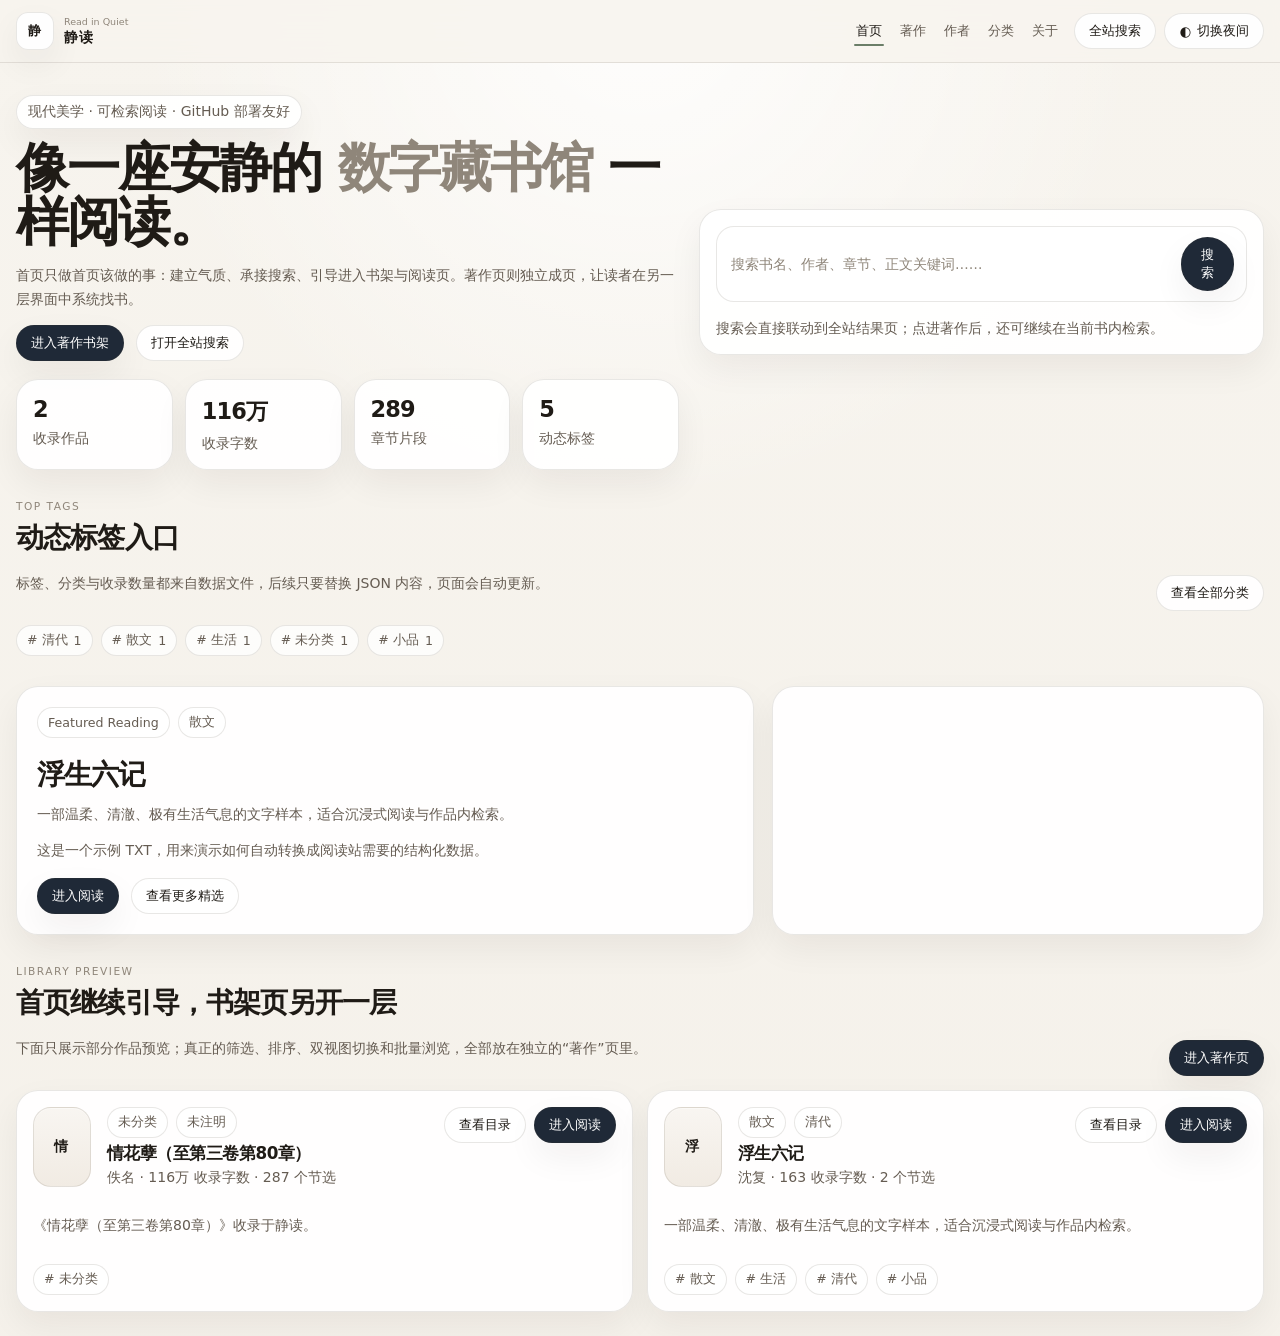
<file: index.html>
<!doctype html>
<html lang="zh-CN">
<head>
  <meta charset="utf-8" />
  <meta name="viewport" content="width=device-width, initial-scale=1" />
  <title>静读 · 首页</title>
  <meta name="description" content="静读，一个适合 GitHub Pages 部署的现代阅读网站演示项目，支持全站搜索、作品内搜索、动态标签和日夜主题切换。" />
  <link rel="stylesheet" href="./assets/css/styles.css" />
</head>
<body data-page="home">
  <div class="page-shell">
    <header class="header">
      <div class="container header-inner">
        <a class="brand" href="./index.html" aria-label="静读首页">
          <div class="brand-mark">静</div>
          <div class="brand-copy">
            <small>Read in Quiet</small>
            <strong>静读</strong>
          </div>
        </a>
        <nav class="nav" aria-label="主导航">
          <a href="./index.html" data-nav="home">首页</a>
          <a href="./library.html" data-nav="library">著作</a>
          <a href="./authors.html" data-nav="authors">作者</a>
          <a href="./categories.html" data-nav="categories">分类</a>
          <a href="./about.html" data-nav="about">关于</a>
        </nav>
        <div class="header-actions">
          <a class="inline-button" href="./search.html">全站搜索</a>
          <button class="theme-toggle" type="button" data-theme-toggle>
            <span>◐</span>
            <span data-theme-label>切换夜间</span>
          </button>
        </div>
      </div>
    </header>
    
<main>
  <section class="hero">
    <div class="container hero-grid">
      <div>
        <div class="hero-badge">现代美学 · 可检索阅读 · GitHub 部署友好</div>
        <h1>像一座安静的 <em>数字藏书馆</em> 一样阅读。</h1>
        <p class="lead">首页只做首页该做的事：建立气质、承接搜索、引导进入书架与阅读页。著作页则独立成页，让读者在另一层界面中系统找书。</p>
        <div class="hero-actions">
          <a class="inline-button primary-button" href="./library.html">进入著作书架</a>
          <a class="inline-button" href="./search.html">打开全站搜索</a>
        </div>
        <div class="stats-grid">
          <div class="stat-card"><div class="stat-value" data-stat="works">--</div><div class="stat-label">收录作品</div></div>
          <div class="stat-card"><div class="stat-value" data-stat="words">--</div><div class="stat-label">收录字数</div></div>
          <div class="stat-card"><div class="stat-value" data-stat="chapters">--</div><div class="stat-label">章节片段</div></div>
          <div class="stat-card"><div class="stat-value" data-stat="tags">--</div><div class="stat-label">动态标签</div></div>
        </div>
      </div>
      <div class="hero-panel glass-panel search-shell">
        <form class="search-box" data-home-search-form>
          <label class="sr-only" for="home-search">搜索</label>
          <input id="home-search" data-home-search-input type="search" placeholder="搜索书名、作者、章节、正文关键词……" autocomplete="off" />
          <button class="search-submit primary-button" type="submit">搜索</button>
        </form>
        <div class="search-preview hidden" data-search-preview></div>
        <div style="margin-top:18px;" class="muted">搜索会直接联动到全站结果页；点进著作后，还可继续在当前书内检索。</div>
      </div>
    </div>
  </section>

  <section class="section">
    <div class="container">
      <div class="section-header">
        <div>
          <div class="section-kicker">Top tags</div>
          <h2 class="section-title">动态标签入口</h2>
          <p class="section-copy">标签、分类与收录数量都来自数据文件，后续只要替换 JSON 内容，页面会自动更新。</p>
        </div>
        <a class="inline-button" href="./categories.html">查看全部分类</a>
      </div>
      <div class="tag-list" data-tags></div>
    </div>
  </section>

  <section class="section">
    <div class="container featured-grid">
      <div class="featured-main card" data-featured-main></div>
      <div class="featured-side card" data-featured-side></div>
    </div>
  </section>

  <section class="section">
    <div class="container">
      <div class="section-header">
        <div>
          <div class="section-kicker">Library preview</div>
          <h2 class="section-title">首页继续引导，书架页另开一层</h2>
          <p class="section-copy">下面只展示部分作品预览；真正的筛选、排序、双视图切换和批量浏览，全部放在独立的“著作”页里。</p>
        </div>
        <a class="inline-button primary-button" href="./library.html">进入著作页</a>
      </div>
      <div class="library-results" data-latest-books></div>
    </div>
  </section>
</main>

  </div>
  <script src="./assets/js/books-data.js"></script>
  <script src="./assets/js/site.js"></script>
  <script src="./assets/js/index.js"></script>
</body>
</html>
</file>
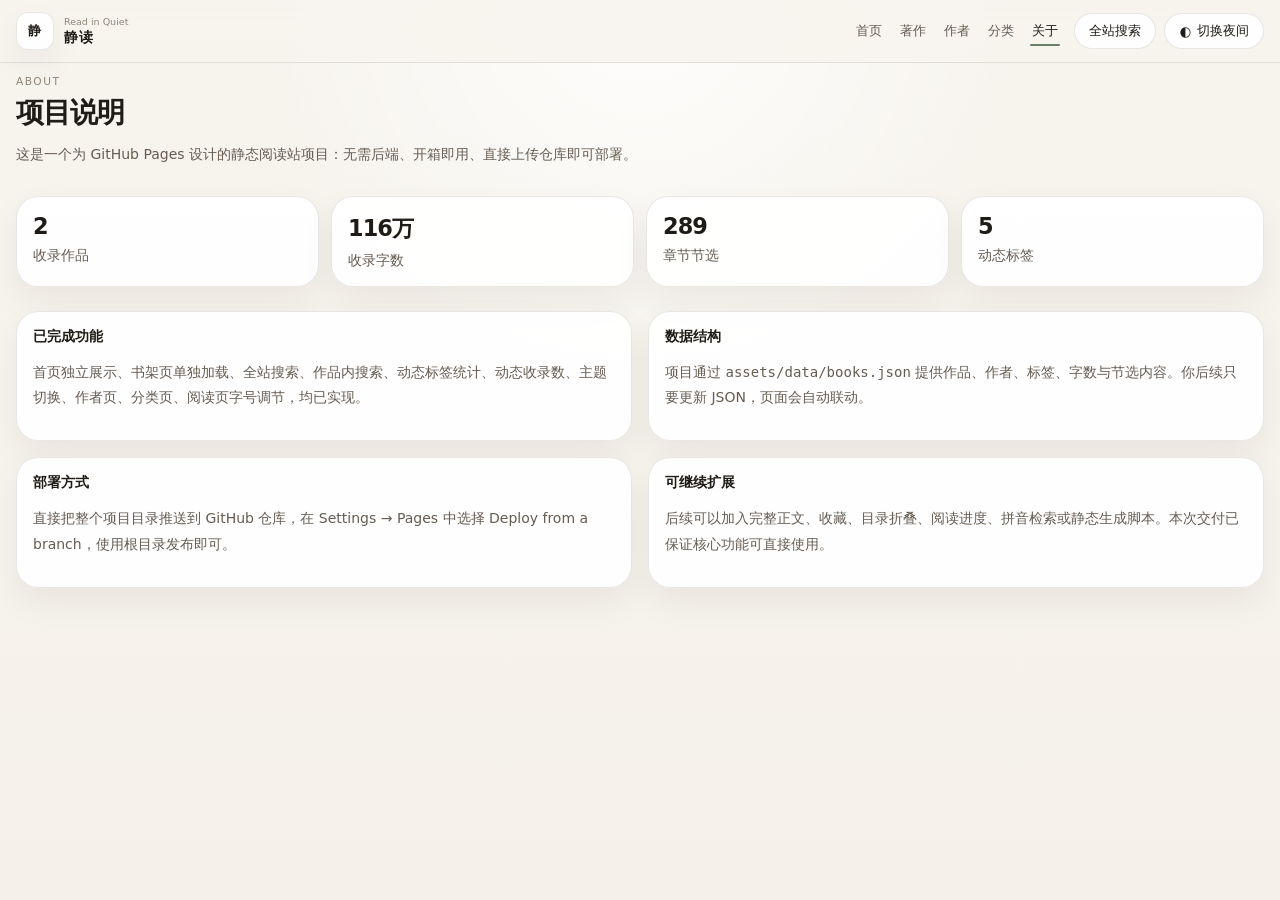
<file: about.html>
<!doctype html>
<html lang="zh-CN">
<head>
  <meta charset="utf-8" />
  <meta name="viewport" content="width=device-width, initial-scale=1" />
  <title>静读 · 项目说明</title>
  <meta name="description" content="静读，一个适合 GitHub Pages 部署的现代阅读网站演示项目，支持全站搜索、作品内搜索、动态标签和日夜主题切换。" />
  <link rel="stylesheet" href="./assets/css/styles.css" />
</head>
<body data-page="about">
  <div class="page-shell">
    <header class="header">
      <div class="container header-inner">
        <a class="brand" href="./index.html" aria-label="静读首页">
          <div class="brand-mark">静</div>
          <div class="brand-copy">
            <small>Read in Quiet</small>
            <strong>静读</strong>
          </div>
        </a>
        <nav class="nav" aria-label="主导航">
          <a href="./index.html" data-nav="home">首页</a>
          <a href="./library.html" data-nav="library">著作</a>
          <a href="./authors.html" data-nav="authors">作者</a>
          <a href="./categories.html" data-nav="categories">分类</a>
          <a href="./about.html" data-nav="about">关于</a>
        </nav>
        <div class="header-actions">
          <a class="inline-button" href="./search.html">全站搜索</a>
          <button class="theme-toggle" type="button" data-theme-toggle>
            <span>◐</span>
            <span data-theme-label>切换夜间</span>
          </button>
        </div>
      </div>
    </header>
    
<main class="section">
  <div class="container">
    <div class="section-header">
      <div>
        <div class="section-kicker">About</div>
        <h1 class="section-title">项目说明</h1>
        <p class="page-intro">这是一个为 GitHub Pages 设计的静态阅读站项目：无需后端、开箱即用、直接上传仓库即可部署。</p>
      </div>
    </div>

    <section class="metrics-grid stats-grid">
      <div class="stat-card"><div class="stat-value" data-about-stat="works">--</div><div class="stat-label">收录作品</div></div>
      <div class="stat-card"><div class="stat-value" data-about-stat="words">--</div><div class="stat-label">收录字数</div></div>
      <div class="stat-card"><div class="stat-value" data-about-stat="chapters">--</div><div class="stat-label">章节节选</div></div>
      <div class="stat-card"><div class="stat-value" data-about-stat="tags">--</div><div class="stat-label">动态标签</div></div>
    </section>

    <section class="about-grid grid-cards" style="margin-top:24px;">
      <article class="info-card">
        <h3>已完成功能</h3>
        <p class="about-copy">首页独立展示、书架页单独加载、全站搜索、作品内搜索、动态标签统计、动态收录数、主题切换、作者页、分类页、阅读页字号调节，均已实现。</p>
      </article>
      <article class="info-card">
        <h3>数据结构</h3>
        <p class="about-copy">项目通过 <code>assets/data/books.json</code> 提供作品、作者、标签、字数与节选内容。你后续只要更新 JSON，页面会自动联动。</p>
      </article>
      <article class="info-card">
        <h3>部署方式</h3>
        <p class="about-copy">直接把整个项目目录推送到 GitHub 仓库，在 Settings → Pages 中选择 Deploy from a branch，使用根目录发布即可。</p>
      </article>
      <article class="info-card">
        <h3>可继续扩展</h3>
        <p class="about-copy">后续可以加入完整正文、收藏、目录折叠、阅读进度、拼音检索或静态生成脚本。本次交付已保证核心功能可直接使用。</p>
      </article>
    </section>
  </div>
</main>

  </div>
  <script src="./assets/js/books-data.js"></script>
  <script src="./assets/js/site.js"></script>
  <script src="./assets/js/about.js"></script>
</body>
</html>
</file>
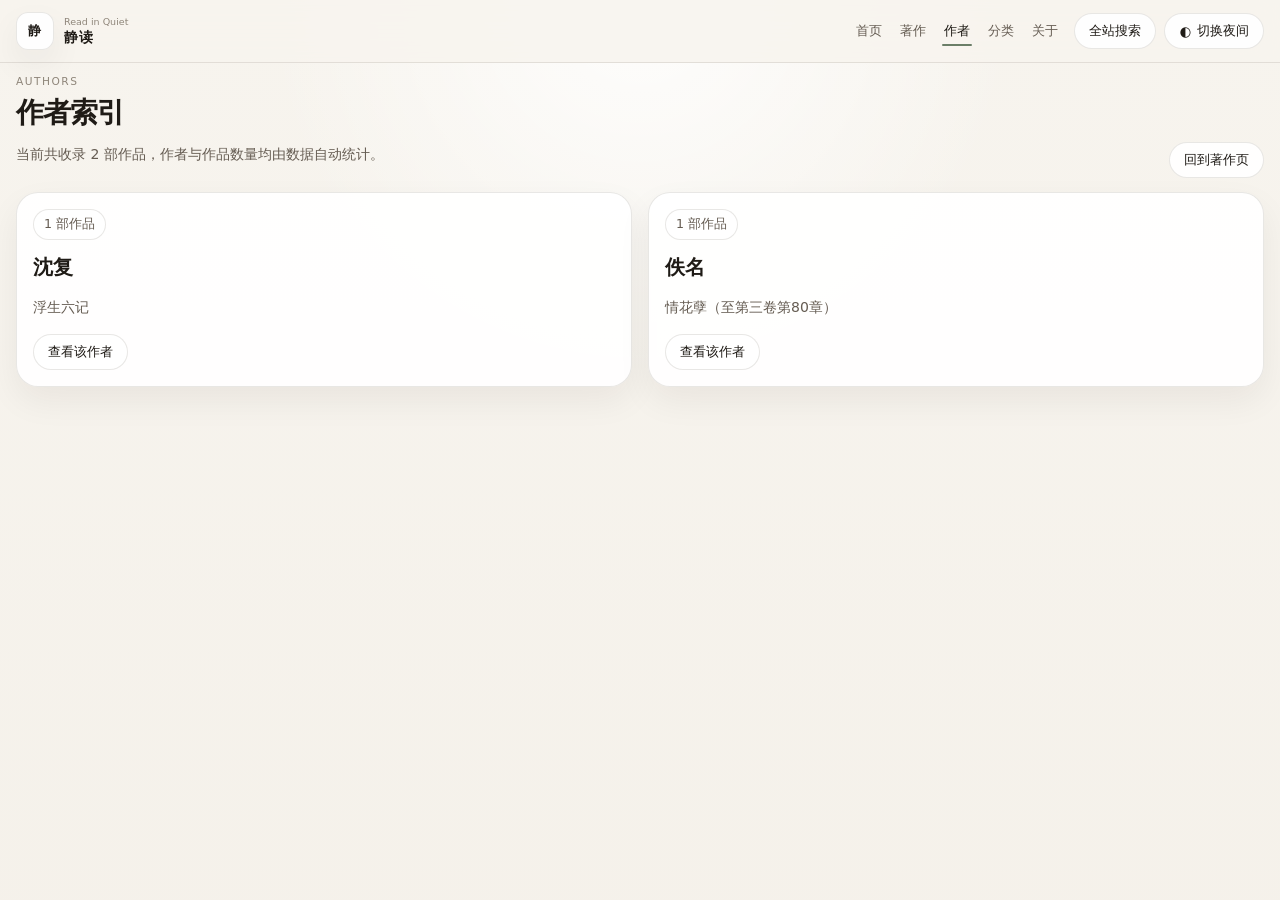
<file: authors.html>
<!doctype html>
<html lang="zh-CN">
<head>
  <meta charset="utf-8" />
  <meta name="viewport" content="width=device-width, initial-scale=1" />
  <title>静读 · 作者索引</title>
  <meta name="description" content="静读，一个适合 GitHub Pages 部署的现代阅读网站演示项目，支持全站搜索、作品内搜索、动态标签和日夜主题切换。" />
  <link rel="stylesheet" href="./assets/css/styles.css" />
</head>
<body data-page="authors">
  <div class="page-shell">
    <header class="header">
      <div class="container header-inner">
        <a class="brand" href="./index.html" aria-label="静读首页">
          <div class="brand-mark">静</div>
          <div class="brand-copy">
            <small>Read in Quiet</small>
            <strong>静读</strong>
          </div>
        </a>
        <nav class="nav" aria-label="主导航">
          <a href="./index.html" data-nav="home">首页</a>
          <a href="./library.html" data-nav="library">著作</a>
          <a href="./authors.html" data-nav="authors">作者</a>
          <a href="./categories.html" data-nav="categories">分类</a>
          <a href="./about.html" data-nav="about">关于</a>
        </nav>
        <div class="header-actions">
          <a class="inline-button" href="./search.html">全站搜索</a>
          <button class="theme-toggle" type="button" data-theme-toggle>
            <span>◐</span>
            <span data-theme-label>切换夜间</span>
          </button>
        </div>
      </div>
    </header>
    
<main class="section">
  <div class="container">
    <div class="section-header">
      <div>
        <div class="section-kicker">Authors</div>
        <h1 class="section-title">作者索引</h1>
        <p class="page-intro" data-authors-summary></p>
      </div>
      <a class="inline-button" href="./library.html">回到著作页</a>
    </div>
    <section class="author-grid grid-cards" data-author-grid></section>
  </div>
</main>

  </div>
  <script src="./assets/js/books-data.js"></script>
  <script src="./assets/js/site.js"></script>
  <script src="./assets/js/authors.js"></script>
</body>
</html>
</file>
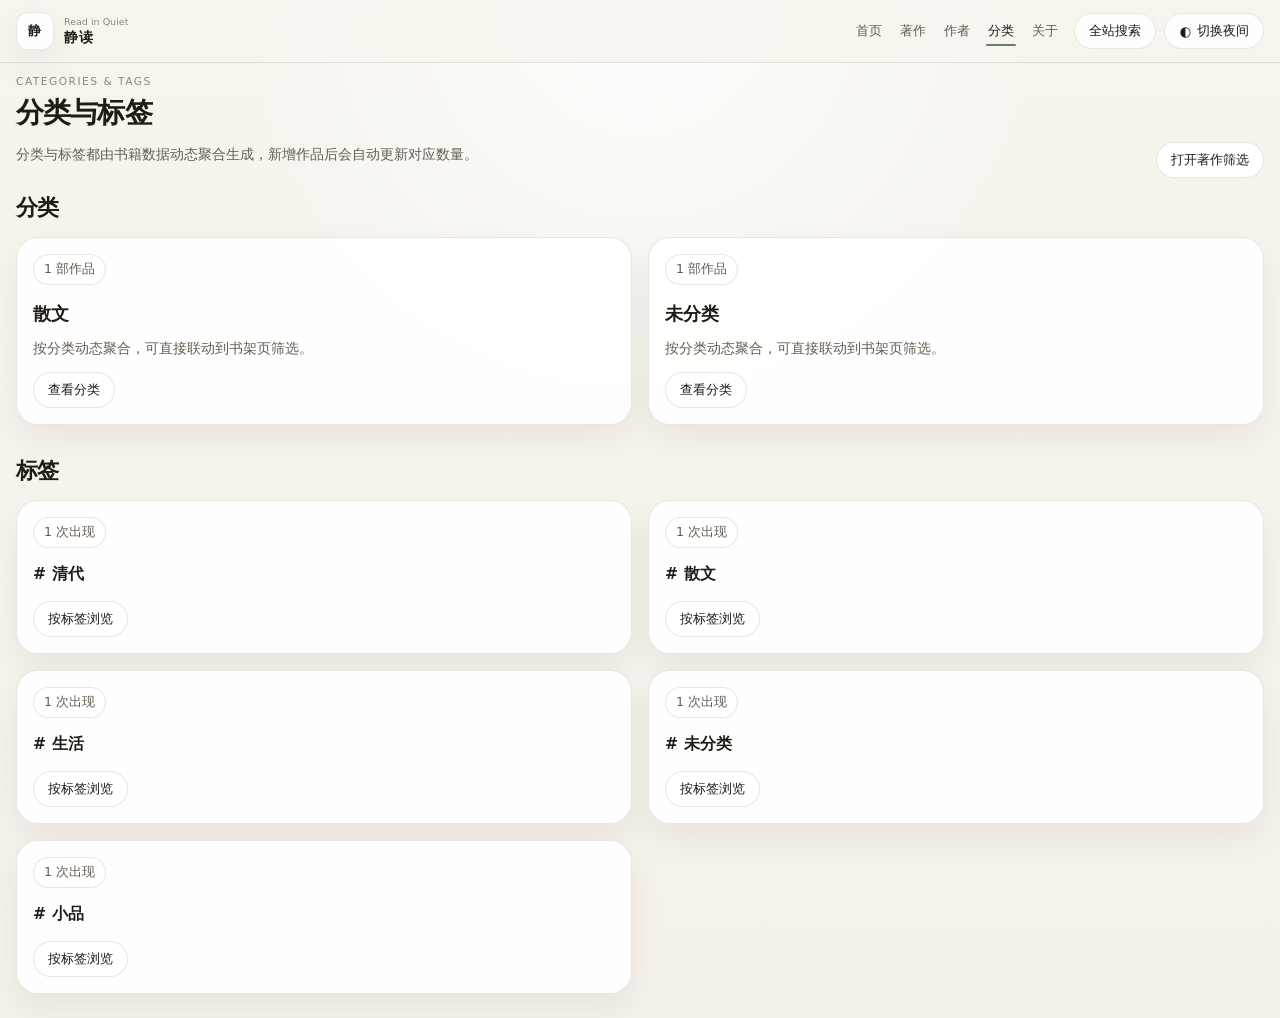
<file: categories.html>
<!doctype html>
<html lang="zh-CN">
<head>
  <meta charset="utf-8" />
  <meta name="viewport" content="width=device-width, initial-scale=1" />
  <title>静读 · 分类与标签</title>
  <meta name="description" content="静读，一个适合 GitHub Pages 部署的现代阅读网站演示项目，支持全站搜索、作品内搜索、动态标签和日夜主题切换。" />
  <link rel="stylesheet" href="./assets/css/styles.css" />
</head>
<body data-page="categories">
  <div class="page-shell">
    <header class="header">
      <div class="container header-inner">
        <a class="brand" href="./index.html" aria-label="静读首页">
          <div class="brand-mark">静</div>
          <div class="brand-copy">
            <small>Read in Quiet</small>
            <strong>静读</strong>
          </div>
        </a>
        <nav class="nav" aria-label="主导航">
          <a href="./index.html" data-nav="home">首页</a>
          <a href="./library.html" data-nav="library">著作</a>
          <a href="./authors.html" data-nav="authors">作者</a>
          <a href="./categories.html" data-nav="categories">分类</a>
          <a href="./about.html" data-nav="about">关于</a>
        </nav>
        <div class="header-actions">
          <a class="inline-button" href="./search.html">全站搜索</a>
          <button class="theme-toggle" type="button" data-theme-toggle>
            <span>◐</span>
            <span data-theme-label>切换夜间</span>
          </button>
        </div>
      </div>
    </header>
    
<main class="section">
  <div class="container">
    <div class="section-header">
      <div>
        <div class="section-kicker">Categories & tags</div>
        <h1 class="section-title">分类与标签</h1>
        <p class="page-intro">分类与标签都由书籍数据动态聚合生成，新增作品后会自动更新对应数量。</p>
      </div>
      <a class="inline-button" href="./library.html">打开著作筛选</a>
    </div>
    <section>
      <h2 class="section-title" style="font-size:1.6rem; margin-bottom:14px;">分类</h2>
      <div class="category-grid grid-cards" data-category-grid></div>
    </section>
    <section style="margin-top:30px;">
      <h2 class="section-title" style="font-size:1.6rem; margin-bottom:14px;">标签</h2>
      <div class="tags-grid grid-cards" data-tags-grid></div>
    </section>
  </div>
</main>

  </div>
  <script src="./assets/js/books-data.js"></script>
  <script src="./assets/js/site.js"></script>
  <script src="./assets/js/categories.js"></script>
</body>
</html>
</file>
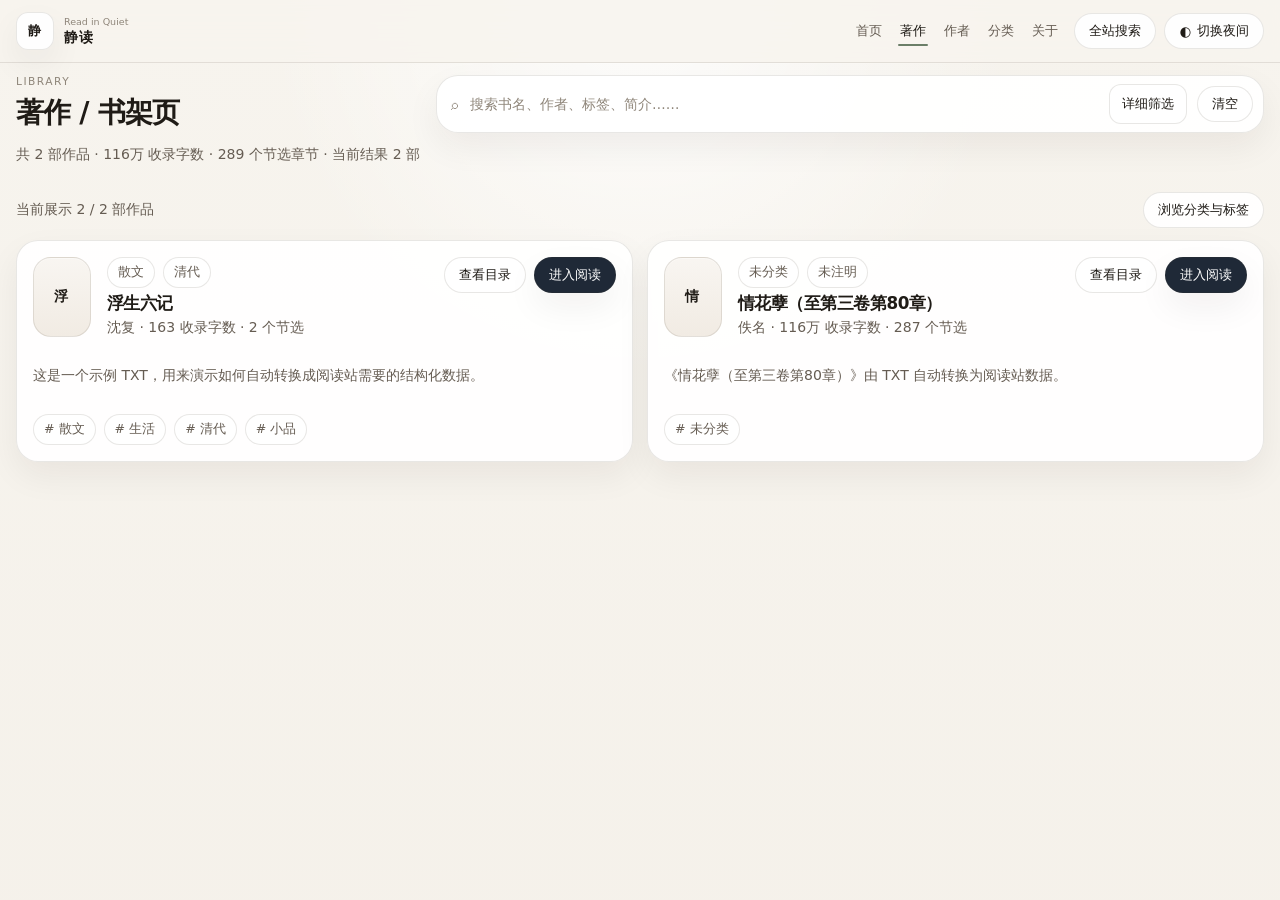
<file: library.html>
<!doctype html>
<html lang="zh-CN">
<head>
  <meta charset="utf-8" />
  <meta name="viewport" content="width=device-width, initial-scale=1" />
  <title>静读 · 著作书架</title>
  <meta name="description" content="静读，一个适合 GitHub Pages 部署的现代阅读网站演示项目，支持全站搜索、作品内搜索、动态标签和日夜主题切换。" />
  <link rel="stylesheet" href="./assets/css/styles.css" />
</head>
<body data-page="library">
  <div class="page-shell">
    <header class="header">
      <div class="container header-inner">
        <a class="brand" href="./index.html" aria-label="静读首页">
          <div class="brand-mark">静</div>
          <div class="brand-copy">
            <small>Read in Quiet</small>
            <strong>静读</strong>
          </div>
        </a>
        <nav class="nav" aria-label="主导航">
          <a href="./index.html" data-nav="home">首页</a>
          <a href="./library.html" data-nav="library">著作</a>
          <a href="./authors.html" data-nav="authors">作者</a>
          <a href="./categories.html" data-nav="categories">分类</a>
          <a href="./about.html" data-nav="about">关于</a>
        </nav>
        <div class="header-actions">
          <a class="inline-button" href="./search.html">全站搜索</a>
          <button class="theme-toggle" type="button" data-theme-toggle>
            <span>◐</span>
            <span data-theme-label>切换夜间</span>
          </button>
        </div>
      </div>
    </header>

    <main class="section library-page">
      <div class="container">
        <div class="section-header library-header">
          <div class="library-heading">
            <div class="section-kicker">Library</div>
            <h1 class="section-title">著作 / 书架页</h1>
            <p class="page-intro" data-library-summary></p>
          </div>

          <div class="library-command" data-library-command>
            <div class="library-searchbar">
              <span class="library-search-icon" aria-hidden="true">⌕</span>
              <input type="search" placeholder="搜索书名、作者、标签、简介……" data-filter-search />
              <button class="select-chip" type="button" data-filter-panel-toggle aria-expanded="false">详细筛选</button>
              <button class="inline-button" type="button" data-clear-filters>清空</button>
            </div>

            <div class="dropdown-panel library-filter-panel hidden" data-filter-panel>
              <div class="library-filter-grid">
                <label class="library-filter-item">
                  <span>分类</span>
                  <select class="filter-select" data-filter-category></select>
                </label>
                <label class="library-filter-item">
                  <span>作者</span>
                  <select class="filter-select" data-filter-author></select>
                </label>
                <label class="library-filter-item">
                  <span>排序</span>
                  <select class="filter-select" data-filter-sort>
                    <option value="title">按书名排序</option>
                    <option value="words">按收录字数排序</option>
                    <option value="author">按作者排序</option>
                    <option value="chapters">按节选数量排序</option>
                  </select>
                </label>
                <div class="library-filter-item library-checkbox-item">
                  <span>内容范围</span>
                  <label class="meta-pill library-featured-pill">
                    <input type="checkbox" data-filter-featured />
                    只看精选著作
                  </label>
                </div>
              </div>

              <div class="library-toolbar-row">
                <div>
                  <div class="library-filter-label">标签筛选</div>
                  <div class="filter-chip-wrap" data-tag-chips></div>
                </div>
              </div>

              <div class="library-toolbar-row library-toolbar-bottom">
                <div>
                  <div class="library-filter-label">快速分类</div>
                  <div class="tag-list" data-category-chips></div>
                </div>
                <div class="view-toggle library-view-toggle">
                  <button type="button" data-view="grid">网格视图</button>
                  <button type="button" data-view="list">列表视图</button>
                </div>
              </div>
            </div>
          </div>
        </div>

        <section class="library-results-wrapper" data-library-container>
          <div class="section-actions library-results-head">
            <div class="muted" data-library-count></div>
            <a class="inline-button" href="./categories.html">浏览分类与标签</a>
          </div>
          <div class="library-results" data-library-results></div>
        </section>
      </div>
    </main>
  </div>
  <script src="./assets/js/books-data.js"></script>
  <script src="./assets/js/site.js"></script>
  <script src="./assets/js/library.js"></script>
</body>
</html>
</file>
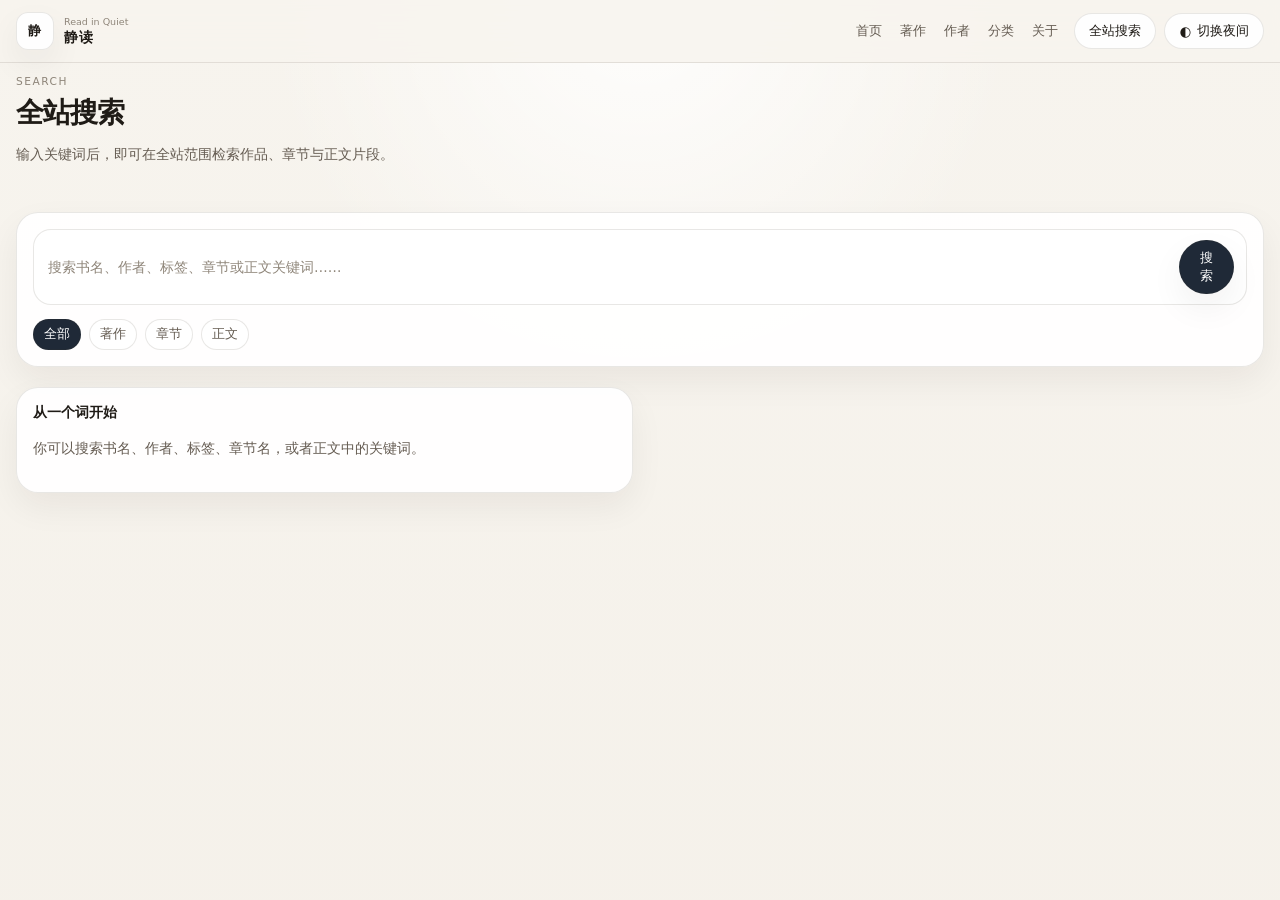
<file: search.html>
<!doctype html>
<html lang="zh-CN">
<head>
  <meta charset="utf-8" />
  <meta name="viewport" content="width=device-width, initial-scale=1" />
  <title>静读 · 全站搜索</title>
  <meta name="description" content="静读，一个适合 GitHub Pages 部署的现代阅读网站演示项目，支持全站搜索、作品内搜索、动态标签和日夜主题切换。" />
  <link rel="stylesheet" href="./assets/css/styles.css" />
</head>
<body data-page="search">
  <div class="page-shell">
    <header class="header">
      <div class="container header-inner">
        <a class="brand" href="./index.html" aria-label="静读首页">
          <div class="brand-mark">静</div>
          <div class="brand-copy">
            <small>Read in Quiet</small>
            <strong>静读</strong>
          </div>
        </a>
        <nav class="nav" aria-label="主导航">
          <a href="./index.html" data-nav="home">首页</a>
          <a href="./library.html" data-nav="library">著作</a>
          <a href="./authors.html" data-nav="authors">作者</a>
          <a href="./categories.html" data-nav="categories">分类</a>
          <a href="./about.html" data-nav="about">关于</a>
        </nav>
        <div class="header-actions">
          <a class="inline-button" href="./search.html">全站搜索</a>
          <button class="theme-toggle" type="button" data-theme-toggle>
            <span>◐</span>
            <span data-theme-label>切换夜间</span>
          </button>
        </div>
      </div>
    </header>
    
<main class="section">
  <div class="container search-page-layout">
    <div class="section-header">
      <div>
        <div class="section-kicker">Search</div>
        <h1 class="section-title">全站搜索</h1>
        <p class="page-intro" data-search-count></p>
      </div>
    </div>
    <section class="glass-panel">
      <form class="search-box" data-search-page-form>
        <input type="search" placeholder="搜索书名、作者、标签、章节或正文关键词……" data-search-page-input />
        <button class="search-submit primary-button" type="submit">搜索</button>
      </form>
      <div class="filter-chip-wrap" style="margin-top:14px;">
        <button class="filter-chip active" type="button" data-result-filter="all">全部</button>
        <button class="filter-chip" type="button" data-result-filter="book">著作</button>
        <button class="filter-chip" type="button" data-result-filter="chapter">章节</button>
        <button class="filter-chip" type="button" data-result-filter="content">正文</button>
      </div>
    </section>
    <section class="library-results" data-search-results></section>
  </div>
</main>

  </div>
  <script src="./assets/js/books-data.js"></script>
  <script src="./assets/js/site.js"></script>
  <script src="./assets/js/search.js"></script>
</body>
</html>
</file>
<file: assets/css/styles.css>
:root {
  color-scheme: light;
  --bg: #f7f4ee;
  --bg-soft: rgba(255, 255, 255, 0.78);
  --bg-elevated: rgba(255, 255, 255, 0.92);
  --bg-strong: #ffffff;
  --surface: #f4efe8;
  --surface-2: #f1ebe3;
  --text: #1f1b16;
  --text-soft: #655c52;
  --text-faint: #8f867a;
  --border: rgba(69, 57, 44, 0.12);
  --border-strong: rgba(69, 57, 44, 0.2);
  --shadow: 0 24px 60px rgba(27, 23, 19, 0.08);
  --shadow-soft: 0 14px 34px rgba(27, 23, 19, 0.06);
  --brand: #1f2937;
  --brand-soft: #dbe4f0;
  --accent: #6b7e68;
  --accent-soft: rgba(107, 126, 104, 0.12);
  --highlight: rgba(254, 240, 138, 0.62);
  --max-width: 1180px;
  --radius-xl: 32px;
  --radius-lg: 24px;
  --radius-md: 18px;
  --radius-sm: 14px;
  --header-height: 78px;
  --font-size-scale: 1;
  --reader-font-family: "Noto Serif SC", "Source Han Serif SC", "Songti SC", "STSong", "SimSun", serif;
  --reader-font-size: 18px;
  --reader-line-height: 2;
  --reader-paragraph-gap: 1.1em;
  --reader-side-gap: 44px;
}

:root[data-theme="dark"] {
  color-scheme: dark;
  --bg: #111214;
  --bg-soft: rgba(27, 29, 33, 0.82);
  --bg-elevated: rgba(20, 22, 26, 0.94);
  --bg-strong: #16181d;
  --surface: #17191e;
  --surface-2: #1d2026;
  --text: #f2efe9;
  --text-soft: #d0c7bb;
  --text-faint: #978d82;
  --border: rgba(255, 244, 230, 0.1);
  --border-strong: rgba(255, 244, 230, 0.18);
  --shadow: 0 28px 70px rgba(0, 0, 0, 0.34);
  --shadow-soft: 0 14px 36px rgba(0, 0, 0, 0.28);
  --brand: #f5efe4;
  --brand-soft: rgba(245, 239, 228, 0.08);
  --accent: #8ea18a;
  --accent-soft: rgba(142, 161, 138, 0.16);
  --highlight: rgba(145, 118, 22, 0.45);
}

* { box-sizing: border-box; }
html { scroll-behavior: smooth; }
body {
  margin: 0;
  font-family: "PingFang SC", "Noto Sans SC", "Microsoft YaHei", system-ui, -apple-system, BlinkMacSystemFont, sans-serif;
  background:
    radial-gradient(circle at top, rgba(255,255,255,0.88), transparent 34%),
    linear-gradient(180deg, var(--bg) 0%, color-mix(in srgb, var(--bg) 86%, #e8e0d4 14%) 100%);
  color: var(--text);
  min-height: 100vh;
}

a { color: inherit; text-decoration: none; }
button, input, select, textarea {
  font: inherit;
}
button {
  cursor: pointer;
  border: 0;
  background: none;
}
img { max-width: 100%; display: block; }
.container {
  width: min(var(--max-width), calc(100vw - 32px));
  margin: 0 auto;
}
.page-shell {
  padding-bottom: 48px;
}
.header {
  position: sticky;
  top: 0;
  z-index: 50;
  backdrop-filter: blur(18px);
  background: color-mix(in srgb, var(--bg) 88%, transparent 12%);
  border-bottom: 1px solid var(--border);
}
.header-inner {
  min-height: var(--header-height);
  display: flex;
  align-items: center;
  justify-content: space-between;
  gap: 24px;
}
.brand {
  display: flex;
  align-items: center;
  gap: 14px;
}
.brand-mark {
  width: 44px;
  height: 44px;
  border-radius: 16px;
  background: var(--bg-elevated);
  border: 1px solid var(--border);
  box-shadow: var(--shadow-soft);
  display: grid;
  place-items: center;
  font-weight: 700;
  letter-spacing: 0.14em;
}
.brand-copy small {
  display: block;
  color: var(--text-faint);
  margin-bottom: 2px;
}
.brand-copy strong {
  display: block;
  font-size: 1.15rem;
  letter-spacing: 0.06em;
}
.nav {
  display: flex;
  flex-wrap: wrap;
  align-items: center;
  justify-content: center;
  gap: 10px 20px;
  margin-left: auto;
}
.nav a {
  position: relative;
  padding: 10px 4px;
  color: var(--text-soft);
  transition: color 0.2s ease;
}
.nav a:hover,
.nav a.active {
  color: var(--text);
}
.nav a.active::after {
  content: "";
  position: absolute;
  left: 0;
  right: 0;
  bottom: 2px;
  height: 2px;
  border-radius: 999px;
  background: var(--accent);
}
.header-actions {
  display: flex;
  align-items: center;
  gap: 12px;
}
.pill-button,
.theme-toggle,
.icon-button,
.select-chip,
.filter-chip,
.view-toggle button,
.control-button,
.inline-button,
.search-submit {
  border-radius: 999px;
  padding: 11px 18px;
  border: 1px solid var(--border);
  background: var(--bg-elevated);
  color: var(--text);
  transition: transform 0.18s ease, border-color 0.18s ease, background 0.18s ease;
}
.theme-toggle,
.icon-button {
  display: inline-flex;
  align-items: center;
  gap: 8px;
}
.pill-button:hover,
.theme-toggle:hover,
.icon-button:hover,
.select-chip:hover,
.filter-chip:hover,
.view-toggle button:hover,
.control-button:hover,
.inline-button:hover,
.search-submit:hover {
  transform: translateY(-1px);
  border-color: var(--border-strong);
}
.primary-button {
  background: var(--brand);
  color: color-mix(in srgb, var(--bg-strong) 92%, white 8%);
  box-shadow: var(--shadow-soft);
}
.ghost-button {
  background: transparent;
}
.hero {
  padding: 54px 0 34px;
}
.hero-grid {
  display: grid;
  grid-template-columns: 1.08fr 0.92fr;
  gap: 32px;
  align-items: center;
}
.hero-badge {
  display: inline-flex;
  align-items: center;
  gap: 10px;
  padding: 10px 14px;
  border-radius: 999px;
  background: var(--bg-elevated);
  border: 1px solid var(--border);
  color: var(--text-soft);
  box-shadow: var(--shadow-soft);
}
.hero h1 {
  font-size: clamp(2.8rem, 6vw, 5.4rem);
  line-height: 1.02;
  margin: 18px 0 0;
  letter-spacing: -0.04em;
}
.hero h1 em {
  color: var(--text-faint);
  font-style: normal;
}
.lead {
  font-size: 1.08rem;
  line-height: 1.9;
  color: var(--text-soft);
  max-width: 720px;
}
.hero-actions,
.section-actions,
.meta-row,
.filter-row,
.result-actions,
.reading-actions {
  display: flex;
  flex-wrap: wrap;
  gap: 12px;
  align-items: center;
}
.stats-grid {
  display: grid;
  grid-template-columns: repeat(4, minmax(0, 1fr));
  gap: 16px;
  margin-top: 28px;
}
.stat-card,
.card,
.glass-panel,
.sidebar-card,
.info-card,
.result-card,
.book-card,
.author-card,
.category-card,
.tag-card,
.chapter-card,
.snippet-card,
.empty-state {
  background: var(--bg-elevated);
  border: 1px solid var(--border);
  border-radius: var(--radius-xl);
  box-shadow: var(--shadow-soft);
}
.stat-card {
  padding: 22px;
}
.stat-value {
  font-size: 2rem;
  font-weight: 700;
  letter-spacing: -0.04em;
}
.stat-label {
  margin-top: 8px;
  color: var(--text-soft);
}
.hero-panel,
.glass-panel {
  padding: 22px;
}
.search-shell {
  position: relative;
}
.search-box {
  display: flex;
  gap: 12px;
  align-items: center;
  background: var(--bg-strong);
  border-radius: 24px;
  border: 1px solid var(--border);
  padding: 14px 16px;
}
.search-box input,
.search-box textarea,
.filter-select,
.search-inline input {
  width: 100%;
  border: 0;
  outline: 0;
  background: transparent;
  color: var(--text);
}
.search-box input::placeholder,
.search-inline input::placeholder,
textarea::placeholder {
  color: var(--text-faint);
}
.search-preview,
.dropdown-panel {
  position: absolute;
  top: calc(100% + 10px);
  left: 0;
  right: 0;
  z-index: 20;
  background: var(--bg-elevated);
  border: 1px solid var(--border);
  border-radius: 26px;
  box-shadow: var(--shadow);
  overflow: hidden;
}
.preview-item,
.search-result-item {
  padding: 16px 18px;
  border-bottom: 1px solid var(--border);
}
.preview-item:last-child,
.search-result-item:last-child {
  border-bottom: 0;
}
.preview-item a,
.search-result-item a {
  display: block;
}
.section {
  padding: 18px 0 24px;
}
.section-header {
  display: flex;
  align-items: flex-end;
  justify-content: space-between;
  gap: 18px;
  margin-bottom: 18px;
}
.section-kicker {
  color: var(--text-faint);
  letter-spacing: 0.18em;
  text-transform: uppercase;
  font-size: 0.83rem;
}
.section-title {
  font-size: clamp(1.65rem, 3vw, 2.4rem);
  margin: 8px 0 0;
  letter-spacing: -0.03em;
}
.section-copy {
  color: var(--text-soft);
  line-height: 1.85;
}
.featured-grid,
.library-grid,
.author-grid,
.category-grid,
.tags-grid,
.about-grid,
.metrics-grid {
  display: grid;
  gap: 18px;
}
.featured-grid {
  grid-template-columns: 1.2fr 0.8fr;
}
.featured-main,
.featured-side {
  padding: 28px;
}
.featured-side {
  display: grid;
  gap: 16px;
}
.mini-feature {
  padding: 20px;
  border-radius: 24px;
  background: color-mix(in srgb, var(--surface) 76%, transparent 24%);
  border: 1px solid var(--border);
}
.tag-list,
.filter-chip-wrap,
.meta-list {
  display: flex;
  flex-wrap: wrap;
  gap: 10px;
}
.tag-pill,
.filter-chip,
.meta-pill,
.count-pill {
  display: inline-flex;
  align-items: center;
  gap: 6px;
  padding: 8px 12px;
  border-radius: 999px;
  border: 1px solid var(--border);
  background: var(--bg-soft);
  color: var(--text-soft);
}
.filter-chip.active,
.view-toggle button.active,
.select-chip.active {
  background: var(--brand);
  color: color-mix(in srgb, var(--bg-strong) 92%, white 8%);
}
.library-layout {
  display: grid;
  grid-template-columns: 280px minmax(0, 1fr);
  gap: 20px;
}
.sidebar-stack {
  display: grid;
  gap: 16px;
  position: sticky;
  top: calc(var(--header-height) + 18px);
}
.sidebar-card,
.info-card,
.result-card,
.book-card,
.author-card,
.category-card,
.tag-card,
.chapter-card,
.empty-state {
  padding: 22px;
}
.sidebar-card h3,
.info-card h3,
.result-card h3,
.empty-state h3 {
  margin: 0 0 12px;
  font-size: 1.05rem;
}
.control-group {
  display: grid;
  gap: 10px;
}
.filter-select,
.select-chip {
  padding: 12px 14px;
  border-radius: 16px;
  border: 1px solid var(--border);
  background: var(--bg-strong);
}
.library-results {
  display: grid;
  gap: 16px;
}
.book-card {
  display: grid;
  gap: 14px;
}
.book-card-head {
  display: flex;
  gap: 16px;
  align-items: flex-start;
  justify-content: space-between;
}
.book-cover {
  width: 68px;
  min-width: 68px;
  height: 92px;
  border-radius: 22px;
  background: linear-gradient(180deg, color-mix(in srgb, var(--surface) 60%, white 40%), var(--surface-2));
  border: 1px solid var(--border);
  display: grid;
  place-items: center;
  font-weight: 700;
  letter-spacing: 0.18em;
  box-shadow: inset 0 1px 0 rgba(255,255,255,0.32);
}
.book-meta {
  display: grid;
  gap: 6px;
}
.book-title {
  font-size: 1.46rem;
  letter-spacing: -0.03em;
  margin: 0;
}
.book-subtitle,
.muted,
.page-intro,
.list-meta,
.result-meta,
.author-meta,
.category-meta {
  color: var(--text-soft);
}
.book-actions,
.result-meta,
.category-actions {
  display: flex;
  flex-wrap: wrap;
  gap: 10px;
  align-items: center;
}
.book-description,
.result-snippet,
.chapter-content,
.about-copy,
.author-description {
  line-height: calc(1.95 * var(--font-size-scale));
  color: var(--text-soft);
}
.grid-cards {
  display: grid;
  grid-template-columns: repeat(2, minmax(0, 1fr));
  gap: 16px;
}
.reading-layout {
  display: grid;
  grid-template-columns: 260px minmax(0, 1fr) 280px;
  gap: 20px;
}
.sticky-panel {
  position: sticky;
  top: calc(var(--header-height) + 18px);
  align-self: start;
}
.reading-main {
  min-width: 0;
}
.book-hero {
  padding: 28px var(--reader-side-gap);
  margin-bottom: 20px;
}
.book-hero,
.chapter-card {
  font-family: var(--reader-font-family);
}
.book-hero h1 {
  margin: 0;
  font-size: clamp(2.2rem, 4vw, 3.4rem);
  letter-spacing: -0.04em;
}
.book-hero .page-intro,
.book-hero .section-copy {
  font-size: calc(var(--reader-font-size) * 0.95);
  line-height: var(--reader-line-height);
}
.chapter-card {
  padding: 28px var(--reader-side-gap);
}
.chapter-card + .chapter-card {
  margin-top: 16px;
}
.chapter-title {
  margin: 0 0 16px;
  font-size: calc(var(--reader-font-size) * 1.18);
  line-height: 1.4;
  letter-spacing: -0.02em;
}
.chapter-content p {
  margin: 0 0 var(--reader-paragraph-gap);
  font-size: var(--reader-font-size);
  line-height: var(--reader-line-height);
}
.chapter-content p:last-child {
  margin-bottom: 0;
}
.toc {
  display: grid;
  gap: 10px;
}
.toc a {
  display: block;
  padding: 10px 12px;
  border-radius: 14px;
  color: var(--text-soft);
  border: 1px solid transparent;
}
.toc a:hover,
.toc a.active {
  color: var(--text);
  border-color: var(--border);
  background: color-mix(in srgb, var(--surface) 80%, transparent 20%);
}
.book-search-results {
  display: grid;
  gap: 12px;
  margin-top: 16px;
  max-height: 420px;
  overflow: auto;
}
.book-search-result {
  padding: 14px;
  border-radius: 18px;
  background: color-mix(in srgb, var(--surface) 82%, transparent 18%);
  border: 1px solid var(--border);
}
.book-search-result button {
  text-align: left;
  width: 100%;
  color: inherit;
}
.reader-settings {
  display: grid;
  gap: 14px;
  margin-top: 10px;
}
.reader-control {
  display: grid;
  gap: 8px;
}
.reader-control-head {
  display: flex;
  align-items: center;
  justify-content: space-between;
  gap: 12px;
  font-size: 0.94rem;
  color: var(--text-soft);
}
.reader-control-head strong {
  color: var(--text);
  font-weight: 600;
}
.reader-select {
  width: 100%;
  min-height: 48px;
  padding: 0 14px;
  border-radius: 16px;
  border: 1px solid var(--border);
  background: var(--bg-strong);
  color: var(--text);
  outline: 0;
}
.reader-range {
  width: 100%;
  accent-color: var(--accent);
}
.reading-panel-copy {
  margin-top: 14px;
}
mark {
  background: var(--highlight);
  color: inherit;
  padding: 0 0.12em;
  border-radius: 0.32em;
}
.search-page-layout {
  display: grid;
  gap: 20px;
}
.result-card {
  display: grid;
  gap: 12px;
}
.result-title {
  font-size: 1.24rem;
  margin: 0;
}
.footer {
  padding: 36px 0 48px;
  color: var(--text-soft);
}
.footer-inner {
  display: flex;
  flex-wrap: wrap;
  gap: 18px;
  align-items: flex-start;
  justify-content: space-between;
  padding-top: 22px;
  border-top: 1px solid var(--border);
}
.footer-links {
  display: flex;
  gap: 18px;
  flex-wrap: wrap;
}
.mobile-nav-toggle {
  display: none;
}
.list-view .book-card {
  grid-template-columns: 88px minmax(0, 1fr);
}
.list-view .book-card .book-cover {
  width: 72px;
  min-width: 72px;
  height: 104px;
}
.list-view .book-card .book-card-head {
  align-items: flex-start;
}
.hidden {
  display: none !important;
}
.sr-only {
  position: absolute;
  width: 1px;
  height: 1px;
  padding: 0;
  margin: -1px;
  overflow: hidden;
  clip: rect(0, 0, 0, 0);
  white-space: nowrap;
  border: 0;
}
hr.soft-divider {
  border: 0;
  border-top: 1px solid var(--border);
  margin: 18px 0;
}
@media (max-width: 1024px) {
  .hero-grid,
  .featured-grid,
  .library-layout,
  .reading-layout {
    grid-template-columns: 1fr;
  }
  .sidebar-stack,
  .sticky-panel {
    position: static;
  }
}
@media (max-width: 780px) {
  .header-inner {
    flex-wrap: wrap;
    justify-content: center;
    padding: 12px 0 14px;
  }
  .brand {
    width: 100%;
    justify-content: center;
  }
  .nav {
    width: 100%;
    gap: 8px 18px;
    order: 3;
  }
  .header-actions {
    width: 100%;
    justify-content: center;
  }
  .stats-grid,
  .grid-cards {
    grid-template-columns: repeat(2, minmax(0, 1fr));
  }
  .section-header {
    align-items: flex-start;
    flex-direction: column;
  }
}
@media (max-width: 560px) {
  .container {
    width: min(var(--max-width), calc(100vw - 20px));
  }
  .stats-grid,
  .grid-cards {
    grid-template-columns: 1fr;
  }
  .hero {
    padding-top: 36px;
  }
  .hero h1 {
    font-size: 2.6rem;
  }
  .search-box {
    flex-wrap: wrap;
  }
  .book-actions,
  .hero-actions,
  .header-actions {
    width: 100%;
  }
  .book-card-head {
    flex-direction: column;
  }
}

/* 2026-03 layout refresh */
body {
  display: flex;
  flex-direction: column;
}

.container {
  width: 100%;
  max-width: none;
  margin: 0;
  padding-inline: 24px;
}

.page-shell {
  flex: 1 0 auto;
  padding-bottom: 18px;
}

.library-page .container {
  padding-inline: 20px;
}

.library-header {
  align-items: flex-start;
  gap: 24px;
}

.library-heading {
  min-width: 260px;
}

.library-command {
  position: relative;
  flex: 1;
  min-width: 0;
  max-width: 980px;
  margin-left: auto;
}

.library-searchbar {
  display: flex;
  align-items: center;
  gap: 12px;
  width: 100%;
  min-height: 72px;
  padding: 12px 14px 12px 18px;
  border-radius: 32px;
  border: 1px solid var(--border);
  background: color-mix(in srgb, var(--bg-elevated) 94%, white 6%);
  box-shadow: var(--shadow-soft);
}

.library-search-icon {
  font-size: 1.25rem;
  color: var(--text-faint);
}

.library-searchbar input {
  flex: 1;
  min-width: 0;
  border: 0;
  outline: 0;
  background: transparent;
  color: var(--text);
  font-size: 1.08rem;
}

.library-searchbar input::placeholder {
  color: var(--text-faint);
}

.library-filter-panel {
  position: absolute;
  top: calc(100% + 12px);
  left: 0;
  right: 0;
  z-index: 35;
  padding: 18px;
  border-radius: 28px;
}

.library-filter-grid {
  display: grid;
  grid-template-columns: repeat(4, minmax(0, 1fr));
  gap: 14px;
}

.library-filter-item {
  display: grid;
  gap: 8px;
}

.library-filter-item > span,
.library-filter-label {
  font-size: 0.92rem;
  color: var(--text-soft);
}

.library-checkbox-item {
  align-self: end;
}

.library-featured-pill {
  min-height: 49px;
  padding-inline: 14px;
}

.library-toolbar-row {
  display: grid;
  gap: 12px;
  margin-top: 16px;
}

.library-toolbar-bottom {
  grid-template-columns: minmax(0, 1fr) auto;
  align-items: end;
}

.library-view-toggle {
  justify-content: flex-end;
}

.library-results-wrapper {
  margin-top: 18px;
}

.library-results-head {
  justify-content: space-between;
  margin-bottom: 16px;
}

.library-results {
  grid-template-columns: repeat(2, minmax(0, 1fr));
  gap: 18px;
}

.list-view .library-results {
  grid-template-columns: 1fr;
}

.list-view .book-card {
  grid-template-columns: 1fr;
}

.footer {
  flex-shrink: 0;
  padding: 12px 0 16px;
  font-size: 0.94rem;
}

.footer-inner {
  align-items: center;
  gap: 10px 16px;
  padding-top: 10px;
}

.footer strong {
  font-size: 1.02rem;
}

.footer-note,
.footer .muted {
  margin-top: 4px !important;
  font-size: 0.9rem;
  line-height: 1.55;
}

.footer-links {
  gap: 14px;
  font-size: 0.94rem;
}

@media (max-width: 1180px) {
  .library-filter-grid {
    grid-template-columns: repeat(2, minmax(0, 1fr));
  }

  .library-results {
    grid-template-columns: 1fr;
  }
}

@media (max-width: 780px) {
  .container,
  .library-page .container {
    padding-inline: 14px;
  }

  .library-command {
    max-width: none;
    width: 100%;
  }

  .library-searchbar {
    flex-wrap: wrap;
    border-radius: 24px;
    min-height: auto;
  }

  .library-searchbar .select-chip,
  .library-searchbar .inline-button {
    flex: 1 1 calc(50% - 6px);
    justify-content: center;
  }

  .library-filter-grid,
  .library-toolbar-bottom {
    grid-template-columns: 1fr;
  }

  .library-view-toggle {
    justify-content: flex-start;
  }

  .footer-inner {
    align-items: flex-start;
  }
}


/* compact UI override - smaller overall scale */
:root {
  --max-width: 1080px;
  --radius-xl: 24px;
  --radius-lg: 18px;
  --radius-md: 14px;
  --radius-sm: 10px;
  --header-height: 62px;
  --reader-font-size: 17px;
  --reader-side-gap: 30px;
}

html {
  font-size: 14px;
}

.container {
  padding-inline: 16px;
}

.page-shell {
  padding-bottom: 6px;
}

.header-inner {
  min-height: 62px;
  gap: 14px;
}

.brand {
  gap: 10px;
}

.brand-mark {
  width: 38px;
  height: 38px;
  border-radius: 12px;
  font-size: 0.95rem;
}

.brand-copy small {
  font-size: 0.68rem;
}

.brand-copy strong {
  font-size: 1rem;
}

.nav {
  gap: 8px 14px;
}

.nav a {
  padding: 8px 2px;
  font-size: 0.94rem;
}

.header-actions {
  gap: 8px;
}

.pill-button,
.theme-toggle,
.icon-button,
.select-chip,
.filter-chip,
.view-toggle button,
.control-button,
.inline-button,
.search-submit {
  padding: 8px 14px;
  font-size: 0.95rem;
}

.theme-toggle,
.icon-button {
  gap: 6px;
}

.hero {
  padding: 32px 0 18px;
}

.hero-grid {
  gap: 20px;
}

.hero-badge {
  gap: 8px;
  padding: 7px 11px;
}

.hero h1 {
  font-size: clamp(2rem, 5vw, 3.8rem);
  margin-top: 12px;
}

.lead {
  font-size: 0.98rem;
  line-height: 1.75;
}

.stats-grid {
  gap: 12px;
  margin-top: 18px;
}

.stat-card {
  padding: 16px;
}

.stat-value {
  font-size: 1.6rem;
}

.stat-card,
.card,
.glass-panel,
.sidebar-card,
.info-card,
.result-card,
.book-card,
.author-card,
.category-card,
.tag-card,
.chapter-card,
.snippet-card,
.empty-state {
  border-radius: 22px;
}

.hero-panel,
.glass-panel {
  padding: 16px;
}

.search-box {
  gap: 10px;
  border-radius: 18px;
  padding: 10px 12px;
}

.search-box input,
.search-box textarea,
.filter-select,
.search-inline input {
  font-size: 0.98rem;
}

.search-preview,
.dropdown-panel {
  border-radius: 20px;
}

.preview-item,
.search-result-item {
  padding: 12px 14px;
}

.section {
  padding: 12px 0 18px;
}

.section-header {
  gap: 14px;
  margin-bottom: 14px;
}

.section-kicker {
  letter-spacing: 0.14em;
  font-size: 0.76rem;
}

.section-title {
  font-size: clamp(1.35rem, 2.5vw, 2rem);
  margin-top: 6px;
}

.featured-main,
.featured-side {
  padding: 20px;
}

.mini-feature {
  padding: 16px;
  border-radius: 20px;
}

.tag-list,
.filter-chip-wrap,
.meta-list {
  gap: 8px;
}

.tag-pill,
.filter-chip,
.meta-pill,
.count-pill {
  padding: 6px 10px;
  font-size: 0.9rem;
}

.sidebar-card,
.info-card,
.result-card,
.book-card,
.author-card,
.category-card,
.tag-card,
.chapter-card,
.empty-state {
  padding: 16px;
}

.sidebar-card h3,
.info-card h3,
.result-card h3,
.empty-state h3 {
  margin-bottom: 10px;
  font-size: 0.98rem;
}

.filter-select,
.select-chip {
  min-height: 40px;
  padding: 9px 12px;
  border-radius: 12px;
}

.book-card {
  gap: 12px;
}

.book-card-head {
  gap: 12px;
}

.book-cover {
  width: 58px;
  min-width: 58px;
  height: 80px;
  border-radius: 18px;
}

.book-meta {
  gap: 4px;
}

.book-title {
  font-size: 1.2rem;
}

.book-actions,
.result-meta,
.category-actions {
  gap: 8px;
}

.book-description,
.result-snippet,
.chapter-content,
.about-copy,
.author-description {
  line-height: 1.8;
}

.reading-layout {
  grid-template-columns: 240px minmax(0, 1fr) 260px;
  gap: 16px;
}

.book-hero {
  padding: 20px var(--reader-side-gap);
  margin-bottom: 14px;
}

.book-hero h1 {
  font-size: clamp(1.8rem, 3.5vw, 2.8rem);
}

.chapter-card {
  padding: 20px var(--reader-side-gap);
}

.chapter-card + .chapter-card {
  margin-top: 12px;
}

.chapter-title {
  margin-bottom: 12px;
}

.toc a {
  padding: 8px 10px;
  border-radius: 12px;
}

.book-search-results {
  gap: 10px;
  margin-top: 12px;
}

.book-search-result {
  padding: 10px 12px;
  border-radius: 14px;
}

.reader-settings {
  gap: 10px;
}

.reader-select {
  min-height: 42px;
  padding: 0 12px;
  border-radius: 12px;
}

.library-page .container {
  padding-inline: 16px;
}

.library-header {
  gap: 16px;
}

.library-heading {
  min-width: 220px;
}

.library-command {
  max-width: 840px;
}

.library-searchbar {
  gap: 10px;
  min-height: 50px;
  padding: 8px 10px 8px 14px;
  border-radius: 22px;
}

.library-search-icon {
  font-size: 1rem;
}

.library-searchbar input {
  font-size: 0.98rem;
}

.library-filter-panel {
  top: calc(100% + 8px);
  padding: 14px;
  border-radius: 20px;
}

.library-filter-grid {
  gap: 10px;
}

.library-filter-item {
  gap: 6px;
}

.library-filter-item > span,
.library-filter-label {
  font-size: 0.86rem;
}

.library-featured-pill {
  min-height: 40px;
  padding-inline: 12px;
}

.library-toolbar-row {
  gap: 10px;
  margin-top: 12px;
}

.library-results-wrapper {
  margin-top: 14px;
}

.library-results-head {
  margin-bottom: 12px;
}

.library-results {
  gap: 14px;
}

.footer {
  display: none !important;
}

@media (max-width: 780px) {
  .container,
  .library-page .container {
    padding-inline: 12px;
  }

  .header-inner {
    gap: 10px;
  }

  .library-searchbar {
    gap: 8px;
    padding: 8px 10px 10px 12px;
    border-radius: 18px;
  }

  .library-searchbar .select-chip,
  .library-searchbar .inline-button {
    flex: 1 1 calc(50% - 4px);
  }

  .hero {
    padding-top: 24px;
  }
}


/* Reading sidebar toggle and scroll improvements */

.reading-layout[data-reading-layout] {
  --reading-left-width: 260px;
  --reading-right-width: 280px;
  grid-template-columns: var(--reading-left-width) minmax(0, 1fr) var(--reading-right-width);
  align-items: start;
}

.reading-layout[data-reading-layout].has-left-collapsed {
  --reading-left-width: 72px;
}

.reading-layout[data-reading-layout].has-right-collapsed {
  --reading-right-width: 72px;
}

.reading-sidebar {
  min-width: 0;
  transition: width 0.22s ease, transform 0.22s ease, opacity 0.22s ease;
}

.reading-sidebar .sidebar-head {
  display: flex;
  align-items: center;
  justify-content: space-between;
  gap: 12px;
  margin-bottom: 14px;
}

.reading-sidebar .sidebar-head h3 {
  margin: 0;
}

.sidebar-toggle {
  display: inline-flex;
  align-items: center;
  justify-content: center;
  min-width: 68px;
  padding: 9px 14px;
  border-radius: 999px;
  border: 1px solid var(--border);
  background: var(--bg-elevated);
  color: var(--text);
  box-shadow: var(--shadow-soft);
  transition: transform 0.18s ease, border-color 0.18s ease, background 0.18s ease;
}

.sidebar-toggle:hover {
  transform: translateY(-1px);
  border-color: var(--border-strong);
}

.sidebar-scroll,
.reading-sidebar-body {
  scrollbar-gutter: stable;
  overscroll-behavior: contain;
}

.sidebar-scroll {
  max-height: calc(100vh - var(--header-height) - 138px);
  overflow-y: auto;
  padding-right: 6px;
}

.reading-sidebar-body {
  display: grid;
  gap: 16px;
  max-height: calc(100vh - var(--header-height) - 160px);
  overflow-y: auto;
  padding-right: 6px;
}

.reading-sidebar-body .sidebar-card {
  margin: 0;
}

.sidebar-toolbar-card {
  margin-bottom: 16px;
}

.sidebar-toolbar-copy {
  margin: 0;
}

.reading-sidebar.is-collapsed {
  padding: 12px 10px;
}

.reading-sidebar.is-collapsed .sidebar-head {
  margin: 0;
  justify-content: center;
}

.reading-sidebar.is-collapsed .sidebar-head h3,
.reading-sidebar.is-collapsed .sidebar-toolbar-copy,
.reading-sidebar.is-collapsed [data-sidebar-body] {
  display: none !important;
}

.reading-sidebar.is-collapsed .sidebar-toggle {
  width: 100%;
  min-width: 0;
  min-height: 120px;
  padding: 14px 6px;
  writing-mode: vertical-rl;
  text-orientation: mixed;
  letter-spacing: 0.12em;
}

.toc {
  display: grid;
  gap: 10px;
}

.toc::-webkit-scrollbar,
.reading-sidebar-body::-webkit-scrollbar,
.book-search-results::-webkit-scrollbar {
  width: 10px;
}

.toc::-webkit-scrollbar-thumb,
.reading-sidebar-body::-webkit-scrollbar-thumb,
.book-search-results::-webkit-scrollbar-thumb {
  border-radius: 999px;
  background: color-mix(in srgb, var(--text-faint) 55%, transparent 45%);
  border: 2px solid transparent;
  background-clip: padding-box;
}

.toc::-webkit-scrollbar-track,
.reading-sidebar-body::-webkit-scrollbar-track,
.book-search-results::-webkit-scrollbar-track {
  background: transparent;
}

@media (max-width: 1024px) {
  .reading-layout[data-reading-layout] {
    grid-template-columns: 1fr;
  }

  .reading-layout[data-reading-layout].has-left-collapsed,
  .reading-layout[data-reading-layout].has-right-collapsed {
    --reading-left-width: 1fr;
    --reading-right-width: 1fr;
  }

  .reading-sidebar,
  .reading-sidebar.is-collapsed {
    padding: 18px;
  }

  .reading-sidebar.is-collapsed .sidebar-head {
    justify-content: space-between;
  }

  .reading-sidebar.is-collapsed .sidebar-head h3 {
    display: block !important;
  }

  .reading-sidebar.is-collapsed .sidebar-toggle {
    min-height: 0;
    width: auto;
    padding: 9px 14px;
    writing-mode: horizontal-tb;
    letter-spacing: normal;
  }

  .sidebar-scroll,
  .reading-sidebar-body {
    max-height: none;
  }
}
</file>
